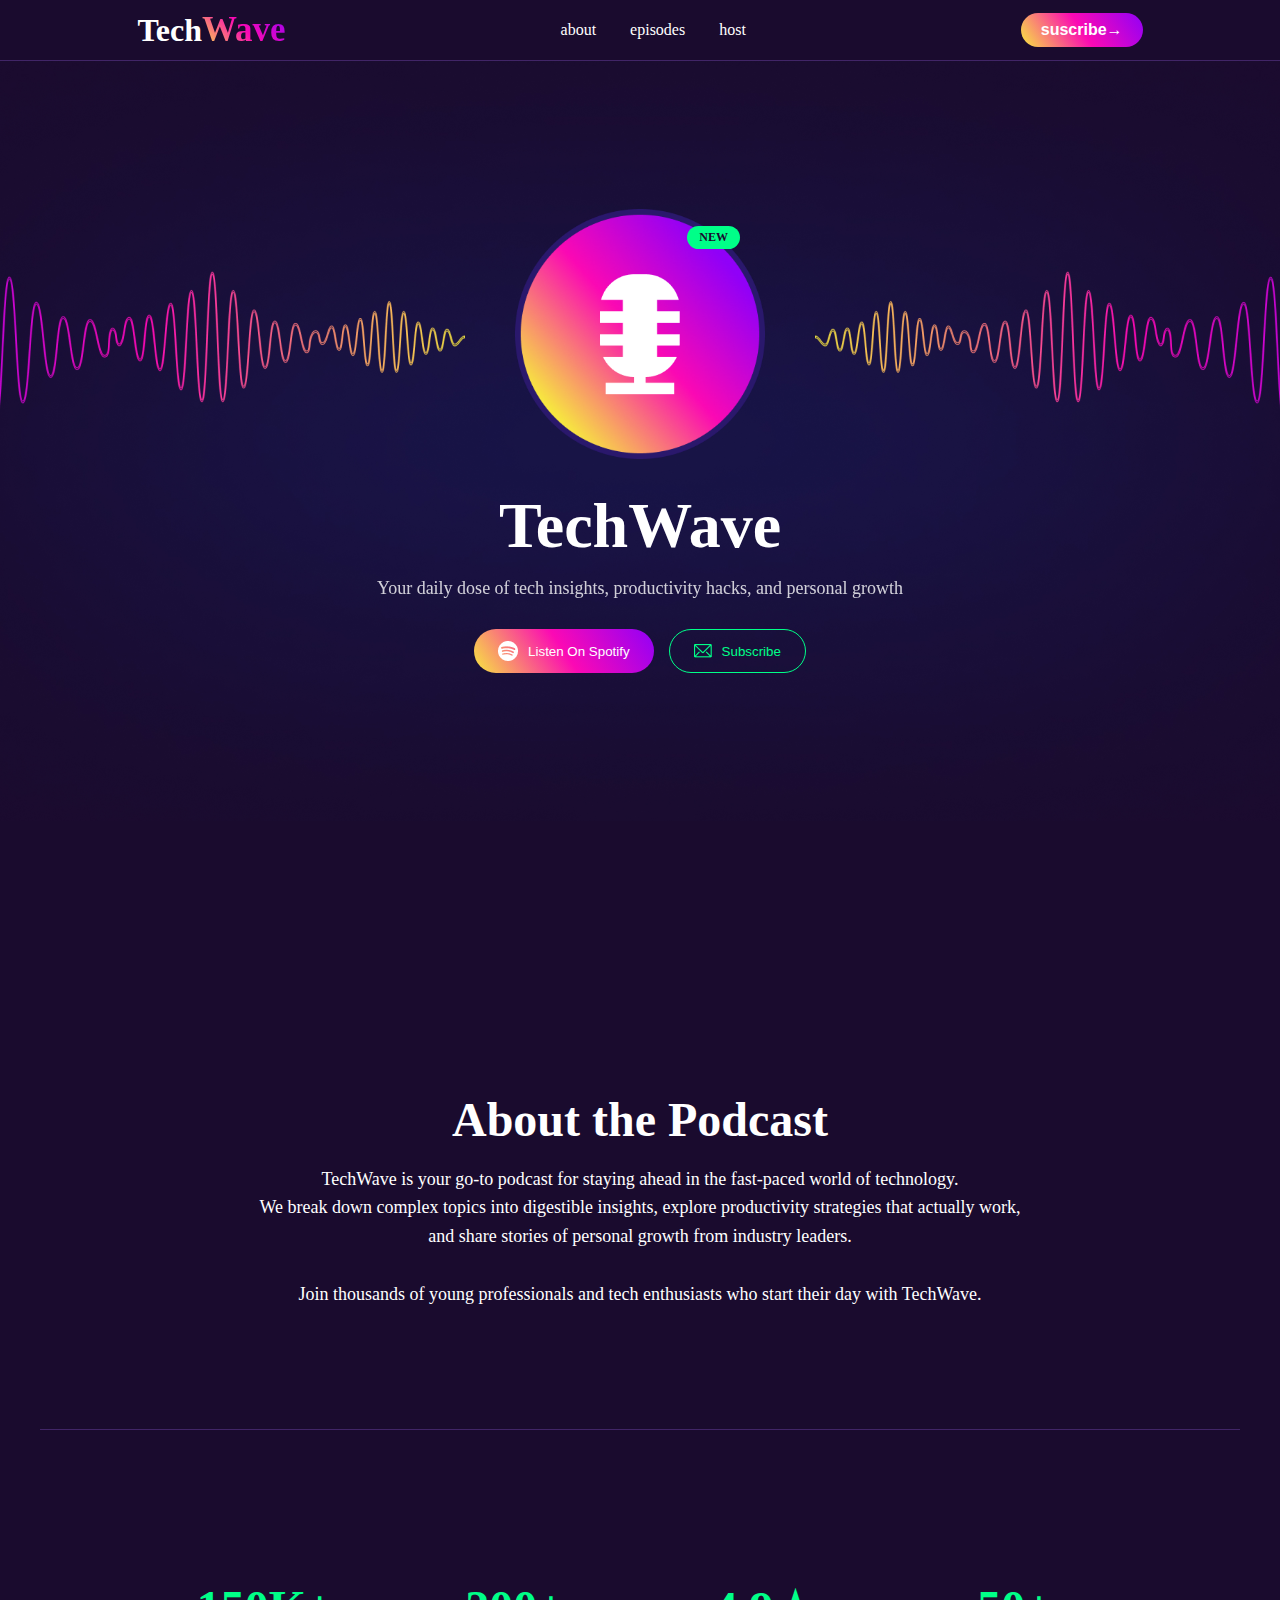
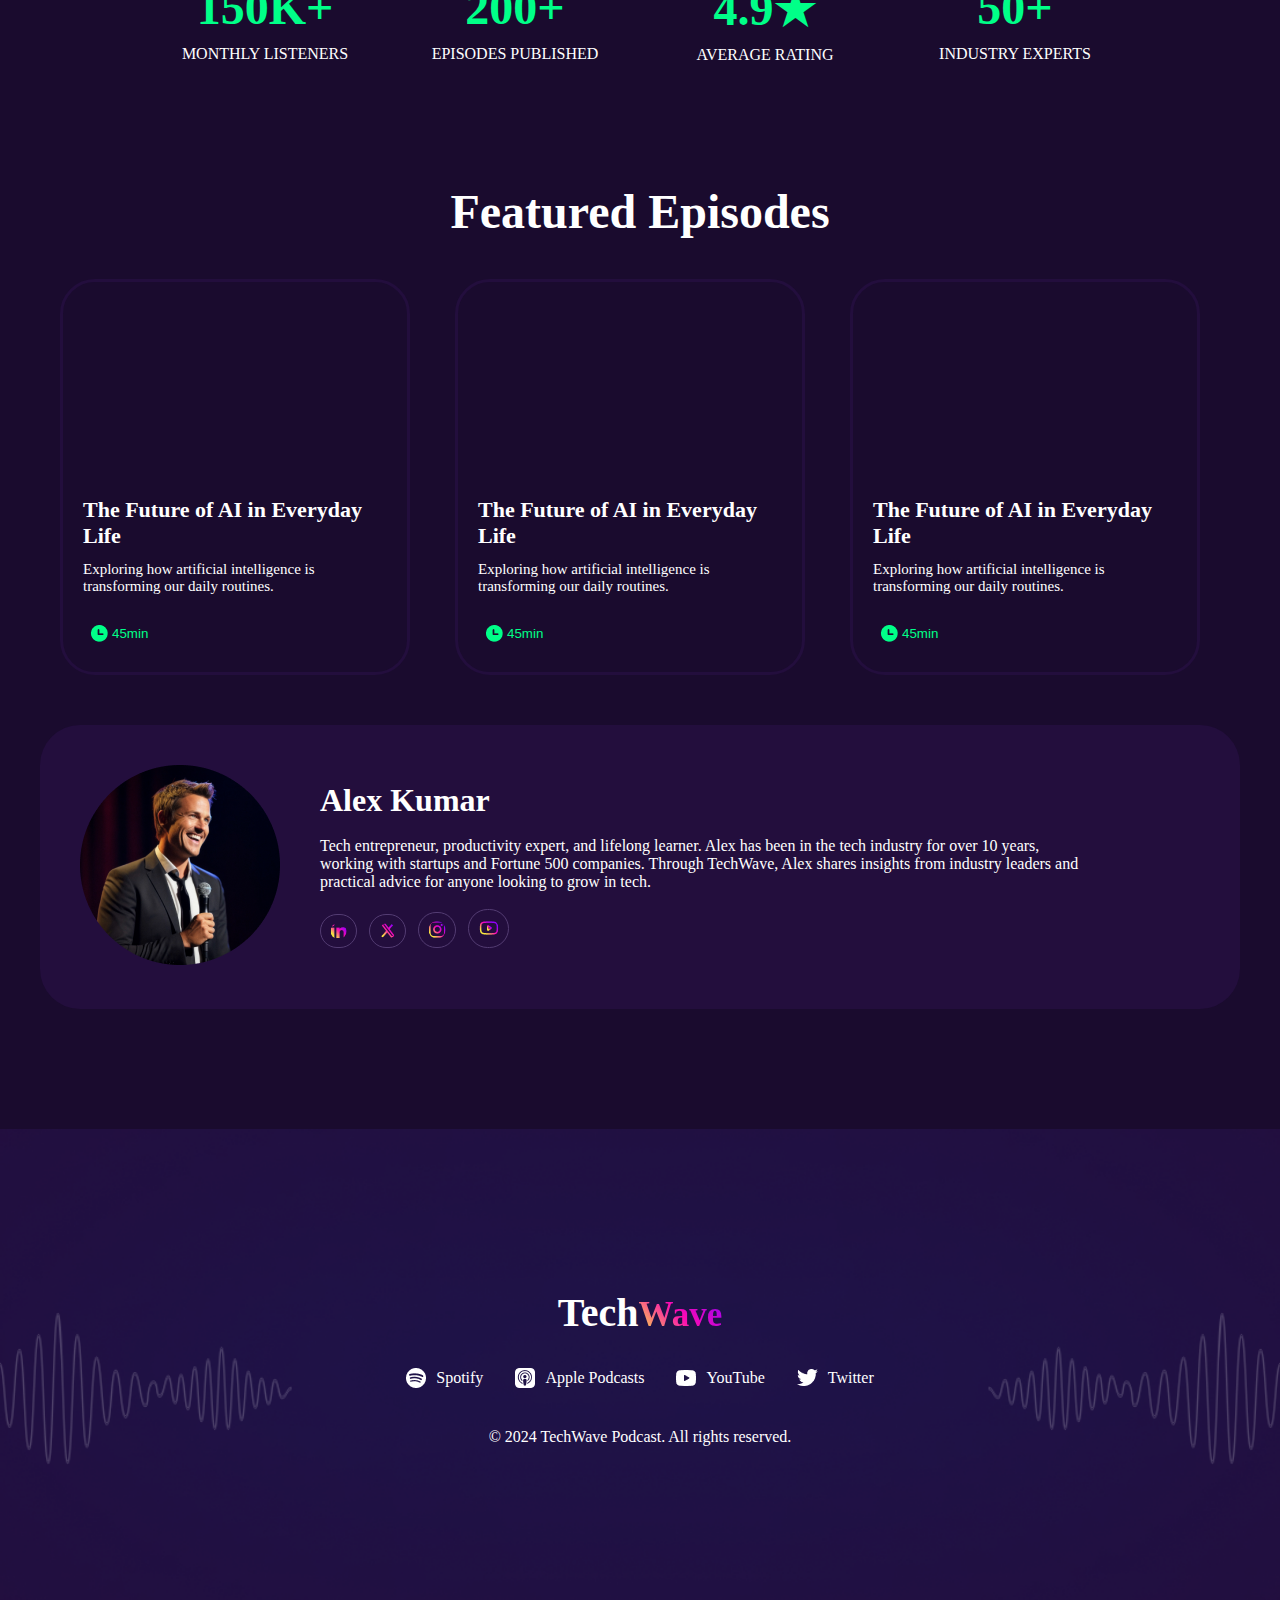
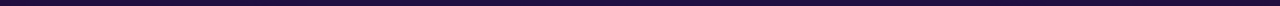
<file: index.html>
<!DOCTYPE html>
<html lang="en">
<head>
    <meta charset="UTF-8">
    <meta name="viewport" content="width=device-width, initial-scale=1.0">
    <title>Document</title>
    <link rel="stylesheet" href="styles/styles.css">
</head>
<body>
    <header>
      <div class="head-section">
       <div class="head">
                <h1>Tech<span class="gradient-color">Wave</span></h1>
        </div>
        <div class="menu-bar">
            <ul>
                <li><a href="">about</a></li>
                <li><a href="">episodes</a></li>
                <li><a href="">host</a></li>
            </ul>
        </div>
        <div class="button-set">
            <button class="btn">suscribe<span>&rarr;</span></button>
        </div>
        <div class="hamburger">
            <img src="assets/hamburger-menu.png" alt="">
        </div>
    </div>    
    </header>
       <main>
    
    <section class="hero-section">
    <div class="hero-container">
        <div class="hero-visual">
            <img  class="circle-bg" src="assets/hero-circle.png" alt="">
            <img class="mic-icon" src="assets/microphone.png"  alt="">
            <span class="new-tag">NEW</span>
        </div>

        <div class="hero-content">
            <h1>TechWave</h1>
            <p>Your daily dose of tech insights, productivity hacks, and personal growth</p>
            
            <div class="hero-btns">
                <button class="btn-spotify">
                    <img src="assets/spotify.png" alt=""> Listen On Spotify
                </button>
                <button class="btn-subscribe">
                    <img src="assets/message.png" alt=""> Subscribe
                </button>
            </div>
        </div>
    </div>
</section>
<section class="main-section">  
                  <h2>About the Podcast</h2>
            <p>TechWave is your go-to podcast for staying ahead in the fast-paced world of technology. <br> 
We break down complex topics into digestible insights, explore productivity strategies that actually work, <br>
and share stories of personal growth from industry leaders. <br> <br>

Join thousands of young professionals and tech enthusiasts who start their day with TechWave.</p>
</section>
        <section>
            <div class="card-section">
                <div class="card">
                    <h1>150K+</h1>
                    <p>Monthly Listeners</p>
                </div>
                <div class="card">
                    <h1>200+</h1>
                    <p>Episodes Published</p>
                </div>
                <div class="card">
                    <h1>4.9★</h1>
                    <p>Average Rating</p>
                </div>
                <div class="card">
                    <h1>50+</h1>
                    <p>Industry Experts</p>
                </div>
                
            </div>
        </section>
        <section class="features">
          <h2>Featured Episodes</h2>
          <div class="features-cards">
          <div class="features-card">
          <div class="features-section-1">
            <iframe src="https://www.youtube.com/embed/0tLHVyd7WtM?si=g907vGr-CozTYtWg" title="YouTube video player" frameborder="0" allow="accelerometer; autoplay; clipboard-write; encrypted-media; gyroscope; picture-in-picture; web-share" referrerpolicy="strict-origin-when-cross-origin" allowfullscreen></iframe>
            <h3>The Future of AI in Everyday Life</h3>
            <p>Exploring how artificial intelligence is transforming our daily routines.</p>
           <button class="duration"><img src="assets/clock.png" alt=""> 45min</button>
        </div>
       </div>
          <div class="features-card">
          <div class="features-section-1">
            <iframe src="https://www.youtube.com/embed/0tLHVyd7WtM?si=g907vGr-CozTYtWg" title="YouTube video player" frameborder="0" allow="accelerometer; autoplay; clipboard-write; encrypted-media; gyroscope; picture-in-picture; web-share" referrerpolicy="strict-origin-when-cross-origin" allowfullscreen></iframe>
            <h3>The Future of AI in Everyday Life</h3>
            <p>Exploring how artificial intelligence is transforming our daily routines.</p>
            <button class="duration"><img src="assets/clock.png" alt=""> 45min</button>
        </div>
       </div>
          <div class="features-card">
          <div class="features-section-1">
            <iframe src="https://www.youtube.com/embed/0tLHVyd7WtM?si=g907vGr-CozTYtWg" title="YouTube video player" frameborder="0" allow="accelerometer; autoplay; clipboard-write; encrypted-media; gyroscope; picture-in-picture; web-share" referrerpolicy="strict-origin-when-cross-origin" allowfullscreen></iframe>
            <h3>The Future of AI in Everyday Life</h3>
            <p>Exploring how artificial intelligence is transforming our daily routines.</p>
            <button class="duration"><img src="assets/clock.png" alt=""> 45min</button>
        </div>
       </div>
       </div>
        </section>
        <section class="host-section">
            <div class="host-img">
            <img src="assets/host.png" alt="">
            </div>
            <div class="host-details">
           <h3>Alex Kumar</h3>
           <p>Tech entrepreneur, productivity expert, and lifelong learner. Alex has been 
            in the tech industry for over 10 years, <br> working with startups and Fortune 500 companies. Through TechWave, Alex shares insights from industry leaders and <br> practical advice for anyone looking to grow in tech.</p>
            <img src="assets/linkedin.png" alt="">
            <img src="assets/x.png" alt="">
            <img src="assets/instagram.png" alt="">
            <img src="assets/youtube.png" alt="">
            </div>
        </section>
        </main>
        <footer class="simple-footer">
    <div class="footer-container">
        <h1>Tech<span class="gradient-color">Wave</span></h1>

        <div class="footer-socials">
            <div class="social-item">
                <img src="assets/spotify.png" alt="Spotify">
                <span>Spotify</span>
            </div>
            <div class="social-item">
                <img src="assets/apple-podcast.png" alt="Apple">
                <span>Apple Podcasts</span>
            </div>
            <div class="social-item">
                <img src="assets/youtube-podcast.png" alt="YouTube">
                <span>YouTube</span>
            </div>
            <div class="social-item">
                <img src="assets/twitter.png" alt="Twitter">
                <span>Twitter</span>
            </div>
        </div>

        <p class="footer-copy">© 2024 TechWave Podcast. All rights reserved.</p>
    </div>
</footer>

</body>
</html>
</file>
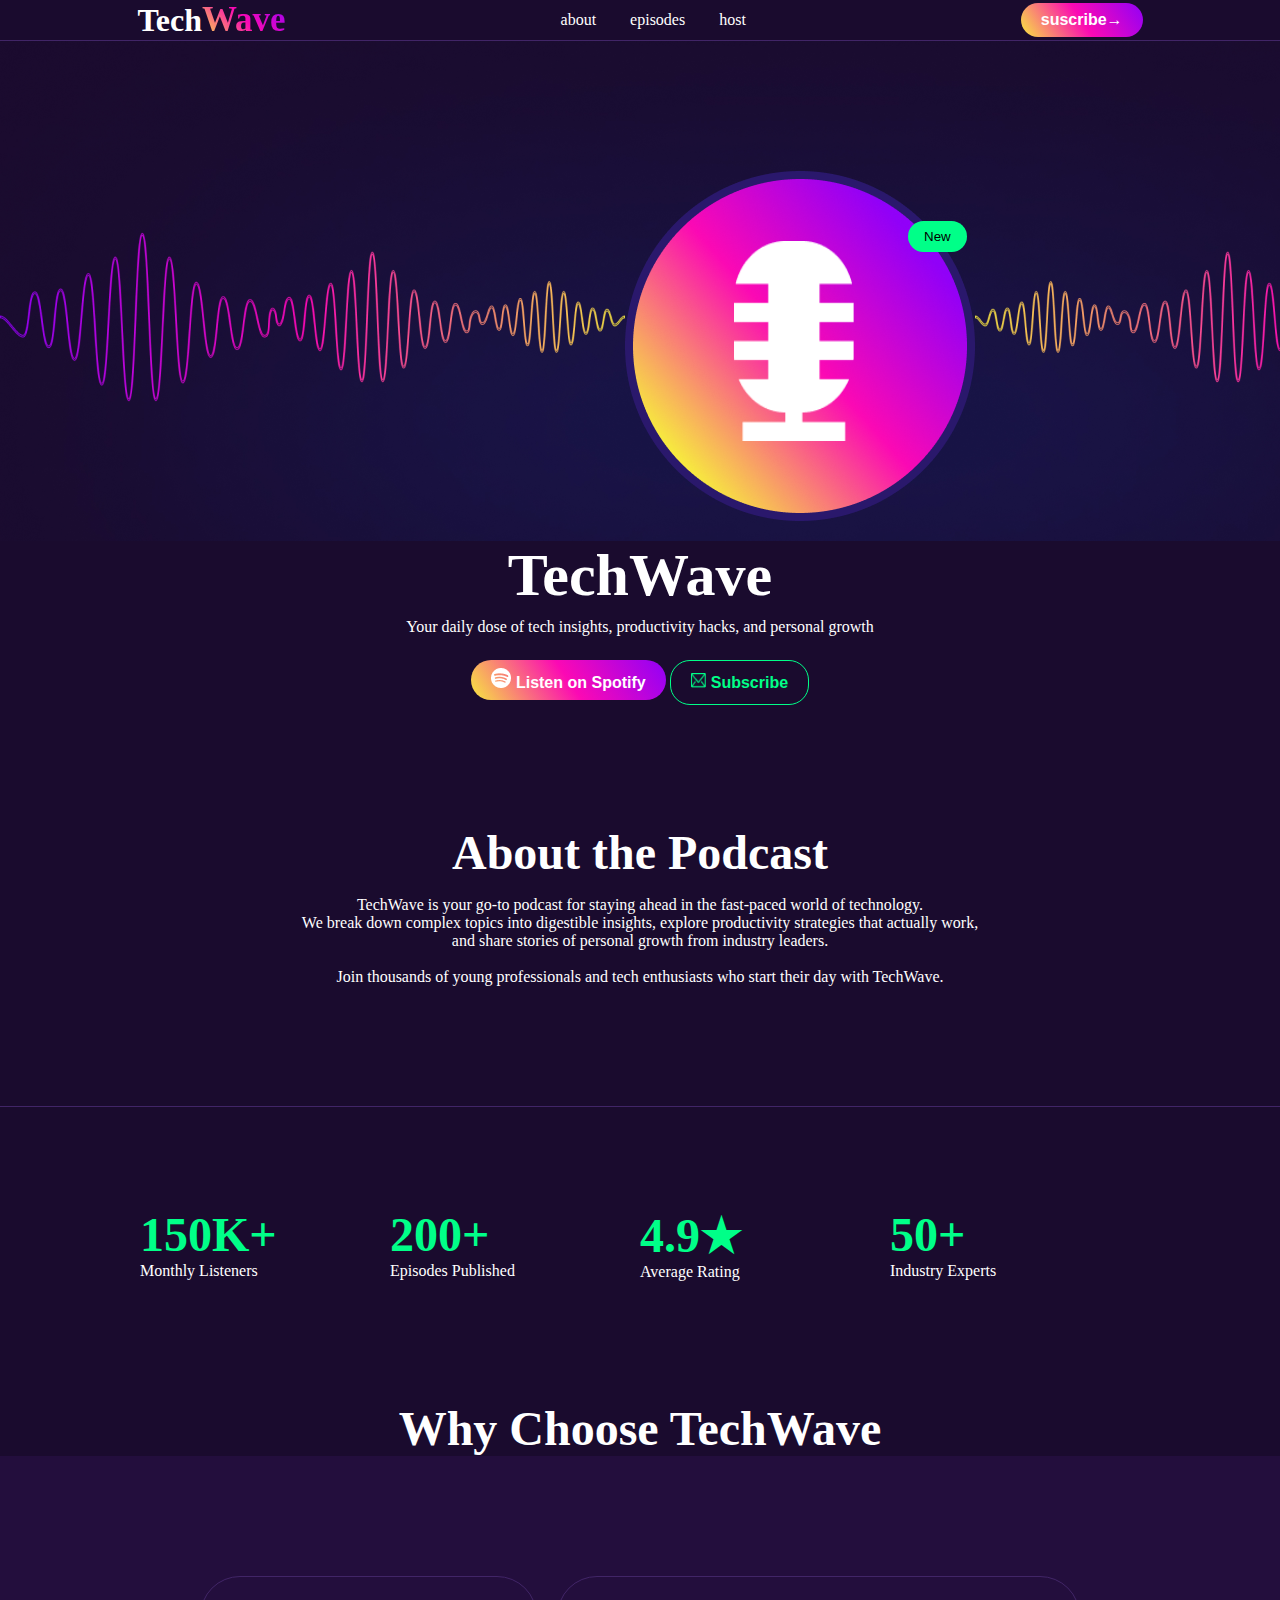
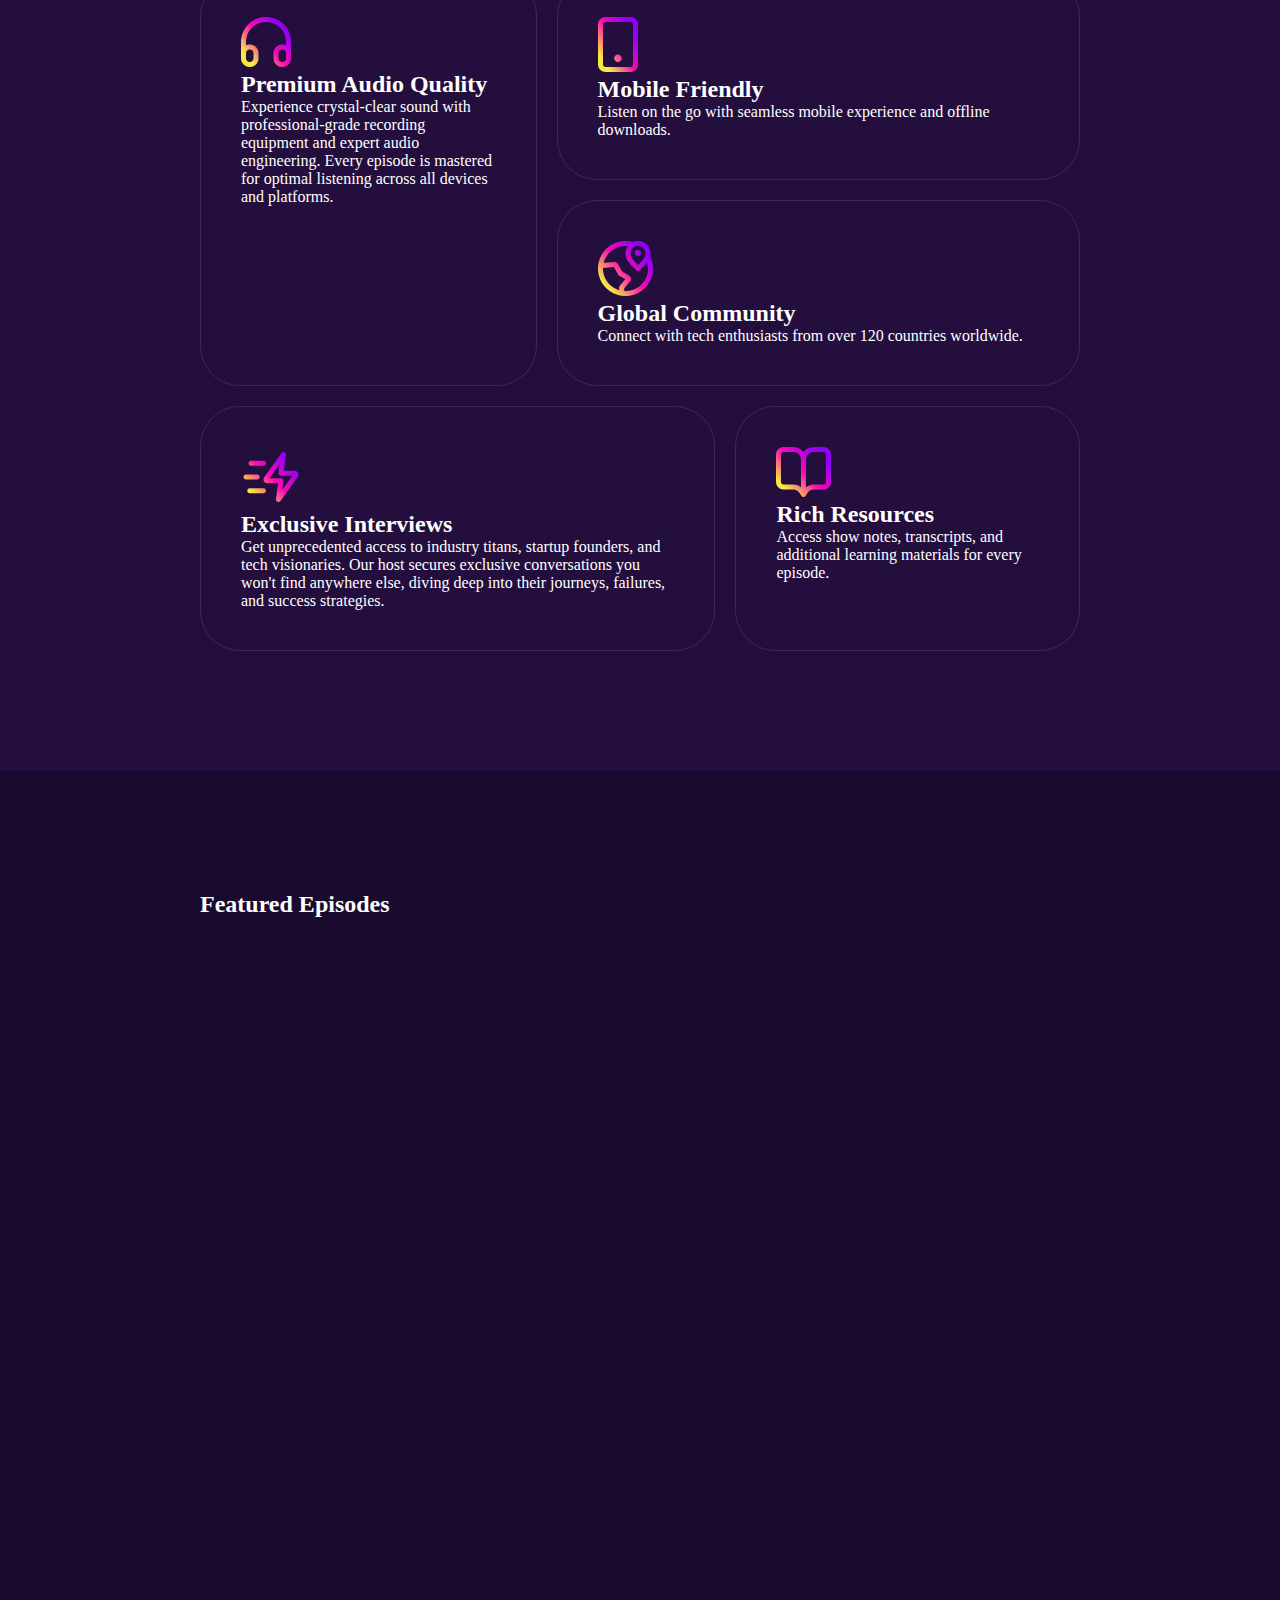
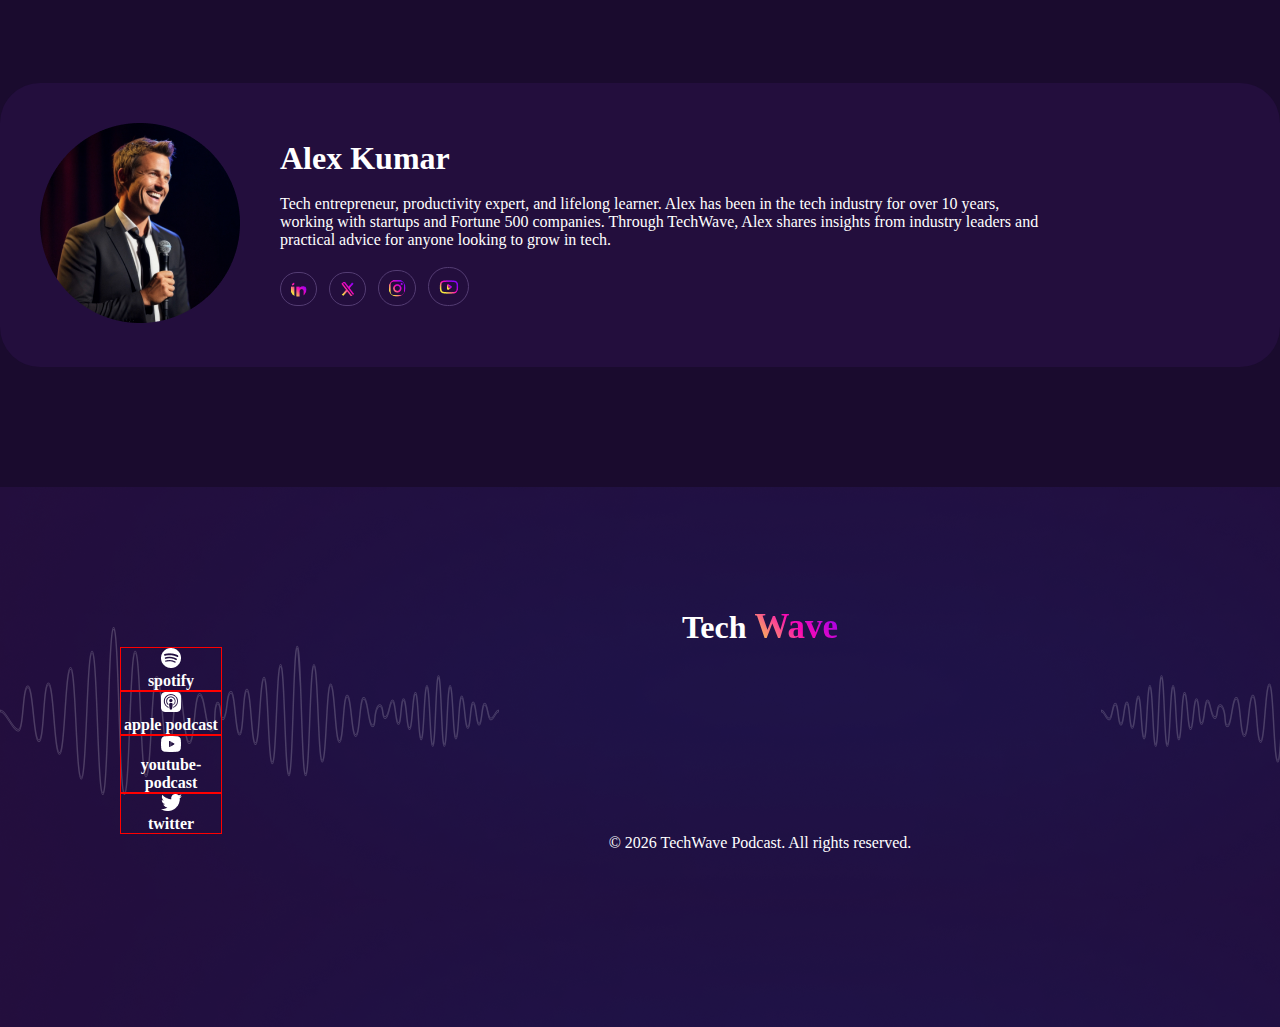
<file: assets/UI/tailwandcss/a02.html>
<!DOCTYPE html>
<html lang="en">
<head>
    <meta charset="UTF-8">
    <meta name="viewport" content="width=device-width, initial-scale=1.0">
   
    <link rel="stylesheet" href="styles/styles.css">
    <title>Document</title>
</head>
<body>
    <header>
      <div class="head-section">
       <div class="head">
                <h1>Tech<span class="gradient-color">Wave</span></h1>
        </div>
        <div class="menu-bar">
            <ul>
                <li><a href="">about</a></li>
                <li><a href="">episodes</a></li>
                <li><a href="">host</a></li>
            </ul>
        </div>
        <div class="button-set">
            <button class="btn">suscribe<span>&rarr;</span></button>
        </div>
        <div class="hamburger">
            <img src="assets/hamburger-menu.png" alt="">
        </div>
    </div>   
    
       <div class="container">
        <img class="hero-circle" src="assets/hero-circle.png" alt="">
        <img  class="microphone" src="assets/microphone.png" alt="">
        <button class="btn-green">New</button>
      </div>
      <nav class="head-title">
        <h2>TechWave</h2>
        <p>Your daily dose of tech insights, productivity hacks, and personal growth</p>
        <button class="btn"><img src="assets/spotify.png" alt="">Listen on Spotify</button>
        <button class="btn-"><img src="assets/message.png" alt="">Subscribe</button>
      </nav>
    </header>
    
        <main>
            <section class="main-section">  
                  <h2>About the Podcast</h2>
            <p>TechWave is your go-to podcast for staying ahead in the fast-paced world of technology. <br> 
We break down complex topics into digestible insights, explore productivity strategies that actually work, <br>
and share stories of personal growth from industry leaders. <br> <br>

Join thousands of young professionals and tech enthusiasts who start their day with TechWave.</p>
</section>
        <section>
            <div class="card-section">
                <div class="card">
                    <h1>150K+</h1>
                    <p>Monthly Listeners</p>
                </div>
                <div class="card">
                    <h1>200+</h1>
                    <p>Episodes Published</p>
                </div>
                <div class="card">
                    <h1>4.9★</h1>
                    <p>Average Rating</p>
                </div>
                <div class="card">
                    <h1>50+</h1>
                    <p>Industry Experts</p>
                </div>
                
            </div>
        </section>
        <section class="contents">
            <h2>Why Choose TechWave</h2>
            <div class="deep-card">
             <div class="box-1">
                <img src="assets/headphone.png" alt="">
                <h2>Premium Audio Quality</h2>
                <p>Experience crystal-clear sound with professional-grade recording equipment and expert audio engineering. Every episode is mastered for optimal listening across all devices and platforms.</p>
            </div>
            <div class="box-2">
                <img src="assets/device.png" alt="">
                <h2>Mobile Friendly</h2>
                <p>Listen on the go with seamless mobile experience and offline downloads.</p>
            </div>
            <div class="box-3">
                <img src="assets/location.png" alt="">
                <h2>Global Community</h2>
                <p>Connect with tech enthusiasts from over 120 countries worldwide.</p>
            </div>
            <div class="box-4">
                <img src="assets/zap-fast.png" alt="">
                <h2>Exclusive Interviews</h2>
                <p>Get unprecedented access to industry titans, startup founders, and tech visionaries. Our host secures exclusive conversations you won't find anywhere else, diving deep into their journeys, failures, and success strategies.</p>
            </div>
            <div class="box-5">
                <img src="assets/resource.png" alt="">
                <h2>Rich Resources</h2>
                <p>Access show notes, transcripts, and additional learning materials for every episode.</p>
            </div>
            </div>
        </section>
        <section class="features">
          <h2>Featured Episodes</h2>
          
          <div class="features-section-1">
            <iframe width="350px" height="215px" src="https://www.youtube.com/embed/0tLHVyd7WtM?si=g907vGr-CozTYtWg" title="YouTube video player" frameborder="0" allow="accelerometer; autoplay; clipboard-write; encrypted-media; gyroscope; picture-in-picture; web-share" referrerpolicy="strict-origin-when-cross-origin" allowfullscreen></iframe>
        </div>
        <div>
            <iframe width="350px" height="215px" src="https://www.youtube.com/embed/Wcs2PFz5q6g?si=aXPT4TKGtY-DW06T" title="YouTube video player" frameborder="0" allow="accelerometer; autoplay; clipboard-write; encrypted-media; gyroscope; picture-in-picture; web-share" referrerpolicy="strict-origin-when-cross-origin" allowfullscreen></iframe>
        </div>
        <div><iframe width="350px" height="215px" src="https://www.youtube.com/embed/JoU_CZWOoo0?si=rF9QrKA7vTsjlfAK" title="YouTube video player" frameborder="0" allow="accelerometer; autoplay; clipboard-write; encrypted-media; gyroscope; picture-in-picture; web-share" referrerpolicy="strict-origin-when-cross-origin" allowfullscreen></iframe></div>
        </section>
        <section class="host-section">
            <div class="host-img">
            <img src="assets/host.png" alt="">
            </div>
            <div class="host-details">
           <h3>Alex Kumar</h3>
           <p>Tech entrepreneur, productivity expert, and lifelong learner. Alex has been 
            in the tech industry for over 10 years, <br> working with startups and Fortune 500 companies. Through TechWave, Alex shares insights from industry leaders and <br> practical advice for anyone looking to grow in tech.</p>
            <img src="assets/linkedin.png" alt="">
            <img src="assets/x.png" alt="">
            <img src="assets/instagram.png" alt="">
            <img src="assets/youtube.png" alt="">
            </div>
        </section>
        </main>
   <footer class="footer-section">
    <h1>Tech <span class="gradient-color">Wave</span></h1>
 <div>
       <img src="assets/spotify.png" alt="">
       <h4>spotify</h4>
 </div>
    <div>
        <img src="assets/apple-podcast.png" alt="">
        <h4>apple podcast</h4>
    </div>
    <div>
      <img src="assets/youtube-podcast.png" alt="">
      <h4>youtube-podcast</h4>
    </div>
   <div>
     <img src="assets/twitter.png" alt="">
     <h4>twitter</h4>
   </div>
    <p>© 2026 TechWave Podcast. All rights reserved.</p>
   </footer>
</body>
</html>
</file>
<file: styles/styles.css>
@import url('https://fonts.googleapis.com/css2?family=Inter:ital,opsz,wght@0,14..32,100..900;1,14..32,100..900&display=swap');



*{
    margin: 0;
    padding: 0;
    box-sizing: border-box;
}
/* shared styles */
body{
   background-color: #1A0B2E;
    max-width: 1600px;
    color: white;
    margin: 0 auto;
    overflow-x: hidden;
}





/* header styles */
.head-section{
    background-color: #1A0B2E;
    display: flex;
    justify-content: space-around;
    align-items: center;
   border-bottom: 1px solid rgba(65, 37, 103, 1);
   padding: 10px 0;
}
h1> .gradient-color{
    font-size: 35px;
    max-width: 219px;
    height: 32px;
    background: linear-gradient(45deg, #F7E93F, #FB09B4, #9100F8);
    -webkit-background-clip: text;
    -webkit-text-fill-color: transparent;
}
ul{
list-style: none;
display: flex;
gap: 34px;
}
li>a{
    text-decoration: none;
    color: white;
}
.btn{
 border: 0;
 padding: 8px 20px;
 background: linear-gradient(56deg, #F7E93F, #FB09B4, #9100F8);
 color: white;
 border-radius: 40px;
 gap: 4px;
 font-size: 16px;
 font-weight: 600;
}
      
 .head-section>.hamburger{
    display: none;
}
.hamburger img{
    width: 30px;
    cursor: pointer;
}
/* hero section */

.hero-section {
    
    background: url('../assets/hero-bg.png');
    min-height: 760px;
    width: 100%;
    display: flex;
    align-items: center;
    justify-content: center;
    padding: 60px 20px;
    text-align: center;
    color: white;
    background-position: center;
    background-size: cover;
    background-repeat: no-repeat;
}

.hero-visual {
    position: relative; 
    width: 250px;
    height: 250px;
    margin: 0 auto 30px;
}

.circle-bg {
    width: 100%;
    height: auto;
}

.mic-icon {
    position: absolute;
    top: 50%;
    left: 50%;
    transform: translate(-50%, -50%); 
    width: 80px;
}

.new-tag {
    position: absolute;
    top: 17px;
    right: 25px;
    background: #00FF88; 
    color: #1A0B2E;
    padding: 4px 12px;
    border-radius: 20px;
    font-size: 12px;
    font-weight: bold;
}

.hero-content>h1 {
    font-size: 64px;
    font-weight: 800;
    margin-bottom: 15px;
}

.hero-content>p {
    font-size: 18px;
    opacity: 0.8;
    margin-bottom: 30px;
    max-width: 600px;
    margin-left: auto;
    margin-right: auto;
}


.hero-btns {
    display: flex;
    justify-content: center;
    gap: 15px;
}

.btn-spotify {
    background: linear-gradient(56deg, #F7E93F, #FB09B4, #9100F8); 
    border: none;
    color: white;
    padding: 12px 24px;
    border-radius: 30px;
    display: flex;
    align-items: center;
    gap: 10px;
    cursor: pointer;
}

.btn-subscribe {
    background: transparent;
    border: 1px solid #00FF88; 
    color: #00FF88;
    padding: 12px 24px;
    border-radius: 30px;
    display: flex;
    align-items: center;
    gap: 10px;
    cursor: pointer;
}
/* main section */


.main-section{
    
    text-align: center;
    padding: 120px 200px;
    border-bottom: 1px solid rgba(65, 37, 103, 1);
    max-width: 1200px;
    margin: 150px auto;
}
.main-section h2{
    font-size: 48px;
    font-weight: 700;
    margin-bottom: 16px;
    line-height: 1.2;
}
.main-section p{
    font-size: 18px;
    line-height: 1.6;
}



/* card section */


.card-section{
    max-width: 1000px;
    margin: 100px auto;
    justify-content: center;
    display: grid;
    grid-template-columns: repeat(4,1fr);
    margin-bottom: 120px;
    text-align: center;
}
.card-section>.card>h1{
color: #00FF88;
margin-bottom: 10px;
font-size: 48px;
font-weight: 900;
}
.card-section>.card>p{
    font-size: 16px;
    font-weight: 400;
    text-transform: uppercase;
}


.contents>h2{
    font-size: 48px;
    font-weight: 700;
     margin: 0 auto;
    text-align: center;
    /* align-items: center; */
}
.deep-card>*{
    border: 1px solid rgba(65, 37, 103, 1);
border-radius: 40px;
padding: 40px;
}
.box-1{
    grid-area: box-1;
}
.box-2{
    grid-area: box-2;
}
.box-3{
    grid-area: box-3;
}
.box-4{
    grid-area: box-4;

}
.box-5{
    grid-area: box-5;
}

.deep-card{
    background-color: #230E3D;
    padding: 120px 200px;
    margin: 0 auto;
    max-width: 1200px;
    display: grid;
    gap: 20px;
    grid-template-areas: "box-1 box-2 box-2"
    "box-1 box-3 box-3"
    "box-4 box-4 box-5";
}
/* features card */
.features{
    max-width: 1200px;
    padding: 0 20px;
    margin: 50px auto;
}
.features h2{
    text-align: center;
    font-size: 48px;
    font-weight: 700;
    margin-bottom: 40px;
}
.features-cards{
    display: flex;
    justify-content: center;
    margin: 0 auto;
    
    gap: 25px;
}
.features>.features-cards>.features-card{
margin: 0 auto;
border: 3px solid #230E3D;
padding: 20px 20px;
margin-right: 20px;
max-width: 380px;
border-radius: 35px;

}
.features-section-1 iframe{
    width: 100%;
    height: auto;
    aspect-ratio: 16/9;
    border-radius: 20px;
    margin-bottom: 20px;
}
.features-section-1 h3{
    font-size: 22px;
    margin-bottom: 12px;
}
.features-section-1 p{
    font-size: 15px;
    margin-bottom: 20px;
}
.features>.features-cards>.features-card>.features-section-1>.duration{
    display: flex;
    align-items: center;
    gap: 4px;
    padding: 10px 8px;
    background-color: transparent;
    color: #00FF88;
    border: 0;
}
.host-section{
    max-width: 1200px;
    margin: 0 auto 120px;
    padding: 40px;
    display: flex;
    align-items: center;
    border-radius: 40px;
    background-color: #230E3D;
    text-align: left;
}

.host-section>.host-img{
    margin-right: 40px;
}
.host-section>.host-details>h3{
font-size: 32px;
font-weight: 700;
margin-bottom: 18px;
}
.host-section>.host-details>p{
    margin-bottom: 18px;
}
.host-section>.host-details>img{
    margin-right: 8px;
    border: 1px solid rgba(83, 60, 114, 1);
    border-radius: 45px;
    padding: 8.5px 9.5px;
}

/* footer styles */



.simple-footer{
    background-image: url("../assets/footer-bg.png");
    padding: 160px 20px;
    text-align: center;
    background-size: cover;
    background-position: center;
}
.footer-socials{
    display: flex;
    justify-content: center;
    flex-wrap: wrap;
    gap: 32px;
    margin-bottom: 40px;
}
.social-item{
    display: flex;
    align-items: center;
    gap: 10px;
}
.footer-container>h1{
font-size: 40px;
font-weight: 700;
margin-bottom: 32px;

}






/* media styles */
@media  screen and (max-width:576px) {
 /* header styles */
 .menu-bar, .button-set {
        display: none;
    }
    .head-section{
        justify-content: space-between;
        padding: 15px 20px;
    }
   
    .head-section > .hamburger {
        display: block;
        cursor: pointer;
    }

    .hamburger img {
        width: 20px; 
        height: auto;
    }


/* hero section */
   .hero-section{
    min-height: 600px;
    background-position: center;
 
    padding: 40px 10px;
   }
    .hero-content h1 {
        font-size: 40px; 
    }

    .hero-visual {
        width: 180px; 
        height: 180px;
    }

    .mic-icon {
        width: 50px;
    }

    .hero-btns {
        flex-direction: column; 
        align-items: center;
    }

    .btn-spotify, .btn-subscribe {
        width: 100%; 
        max-width: 250px;
        justify-content: center;
    }
/* main section */


.main-section{
    margin-top: 60px;
    padding: 40px 20px;
    justify-content: center;
    text-align: center;
}
.main-section h2{
    font-size: 28px;
    margin-bottom: 12px;
    font-weight: 400;
}
.main-section p{
    font-size: 15px;
    line-height: 1.5;
}
.main-section>p>br{
    display: none;
}

/* card selction */
.card-section{
    grid-template-columns: repeat(2, 1fr);
    gap: 30px;
}
.card h1{
    font-size: 32px;
}
.card p{
    font-size: 14px;
}
/* contents */
.contents>h2{
    font-size: 32px;
    padding: 0 10px;
}
.deep-card{
    display: flex;
    flex-direction: column;
    padding: 20px;
    gap: 15px;
}
.deep-card p{
    font-size: 14px;
    line-height: 1.5;
}


/* features card realted content */



.features-cards{
    display: flex;
    flex-direction: column;
    align-items: center;
    gap: 20px;
}

.features h2{
    font-size: 32px;
}
.features-card{
    flex: 0 0 100%;
    max-width: 100%;
    padding: 15px;
}



/* host secttion */
.host-section{
    flex-direction: column;
    text-align: center;
    padding: 40px 20px;
        margin: 0 15px 60px;
}





/* footer styles */
.simple-footer{
padding: 60px 20px;
}
.footer-container>h1{
    font-size: 32px;
    margin-bottom: 24px;
}
.footer-socials{
    gap: 20px;
    display: grid;
    grid-template-columns: repeat(2, 1fr);
    justify-content: center;
}
}
</file>
<file: assets/UI/tailwandcss/styles/styles.css>
@import url('https://fonts.googleapis.com/css2?family=Inter:ital,opsz,wght@0,14..32,100..900;1,14..32,100..900&display=swap');



*{
    margin: 0;
    padding: 0;
}
/* shared styles */
body{
   background-color: #1A0B2E;
    max-width: 1600px;
    color: white;
    margin: 0 auto;
}
/* header styles */
.head-section{
    background-color: #1A0B2E;
    display: flex;
    justify-content: space-around;
    align-items: center;
   border-bottom: 1px solid rgba(65, 37, 103, 1);;
}
h1> .gradient-color{
    font-size: 35px;
    max-width: 219px;
    height: 32px;
    background: linear-gradient(45deg, #F7E93F, #FB09B4, #9100F8);
    -webkit-background-clip: text;
    -webkit-text-fill-color: transparent;
}
ul{
list-style: none;
display: flex;
gap: 34px;
}
li>a{
    text-decoration: none;
    color: white;
}
.btn{
 border: 0;
 padding: 8px 20px;
 background: linear-gradient(56deg, #F7E93F, #FB09B4, #9100F8);
 color: white;
 border-radius: 40px;
 gap: 4px;
 font-size: 16px;
 font-weight: 600;
}
      
 .head-section>.hamburger{
    display: none;
}
.hero-img{
    margin: 0 auto;
    width: 1600px;
    height: 760px;
}



.container{
    background-image: url("../assets/hero-bg.png");
    max-width: 1600px;
    height: 500px;
}
.container>.hero-circle{
    width: 350px;
    height: 350px;
    position: relative;
    left: 625px;
    top: 130px;
}
.btn-green{
    padding: 8px 16px;
    background-color: #00FF88;
    border: 0;
    border-radius: 35px;
}
.container> .btn-green{
    position: relative;
    left: 430px ;
   bottom: 150px;
}
.microphone{
    width: 120px;
    height: 200px;

}
.container> .microphone{
    position: relative;
    left: 380px;
    top: 50px;
}
.head-title{
    text-align: center;
    margin: 0 auto;
}
.head-title h2{
font-size: 60px;
font-weight: 800;
margin-bottom: 8px;
}
.head-title p{
    margin-bottom: 24px;
    font-size: 16px;
    font-weight: 400;
}
.head-title>.btn>img{
    width: 20px;
    height: 20px;
    margin-right: 5px;
}
.head-title>.btn{
    font-size: 16px;
    font-weight: 600;
}
.head-title>.btn-{
    color: #00FF88;
   background: transparent;
    border-radius: 20px;
   padding: 12px 20px;
   border: 1px solid #00FF88;
}
.head-title>.btn->img{
width: 15px;
height: 15px;
margin-right: 5px;
}
.btn-{
    font-size: 16px;
    font-weight: 600;
}



/* main styles */
.main-section{
    margin-top: 150px;
    text-align: center;
    padding: 120px 200px;
    border-bottom: 1px solid rgba(65, 37, 103, 1);
    max-width: 1200px;
    margin: 0 auto;
}
.main-section h2{
    font-size: 48px;
    font-weight: 700;
    margin-bottom: 16px;
}
.card-section{
    max-width: 1000px;
    margin: 100px auto;
    justify-content: center;
    display: grid;
    grid-template-columns: repeat(4,1fr);
    margin-bottom: 120px;
}
.card-section>.card>h1{
color: #00FF88;
justify-content: center;
font-size: 48px;
font-weight: 900;
}
.card-section>.card>p{
    font-size: 16px;
    font-weight: 400;
}


.contents>h2{
    font-size: 48px;
    font-weight: 700;
     margin: 0 auto;
    text-align: center;
    /* align-items: center; */
}
.deep-card>*{
    border: 1px solid rgba(65, 37, 103, 1);
border-radius: 40px;
padding: 40px;
}
.box-1{
    grid-area: box-1;
}
.box-2{
    grid-area: box-2;
}
.box-3{
    grid-area: box-3;
}
.box-4{
    grid-area: box-4;

}
.box-5{
    grid-area: box-5;
}

.deep-card{
    background-color: #230E3D;
    padding: 120px 200px;
    margin: 0 auto;
    max-width: 1200px;
    display: grid;
    gap: 20px;
    grid-template-areas: "box-1 box-2 box-2"
    "box-1 box-3 box-3"
    "box-4 box-4 box-5";
}
.features{
    padding: 120px 200px;
    margin: 0 auto;
    background-color: #1A0B2E;
}
.features>div{
  display: grid;
  grid-template-columns: repeat(3, 1fr);
    gap: 20px;
}







.host-section{
    max-width: 1200px;
    margin: 0 auto;
    padding: 40px;
    display: flex;
    align-items: center;
    border-radius: 40px;
    background-color: #230E3D;
    margin-bottom: 120px;
}

.host-section>.host-img{
    margin-right: 40px;
}
.host-section>.host-details>h3{
font-size: 32px;
font-weight: 700;
margin-bottom: 18px;
}
.host-section>.host-details>p{
    margin-bottom: 18px;
}
.host-section>.host-details>img{
    margin-right: 8px;
    border: 1px solid rgba(83, 60, 114, 1);
    border-radius: 45px;
    padding: 8.5px 9.5px;
}
/* footer styles */

.footer-section{
    margin: 0 auto;
    text-align: center;
   width: 100%;
   height: 300px;
   background-image: url("../assets/footer-bg.png");
 
   padding: 120px;
}
.footer-section>div{
    justify-content: center;
    align-items: center;
    border: 1px solid red;
    gap: 4px;
    max-width: 100px;
    
}
/* media styles */
@media  screen and (max-width:576px) {
   .menu-bar, .button-set{
    display: none;
   } 
    .head-section{
        display: flex;
        justify-content: space-between;
        align-items: center;
    }
  .head, .hamburger{
    display: inline;
  }
}
</file>
